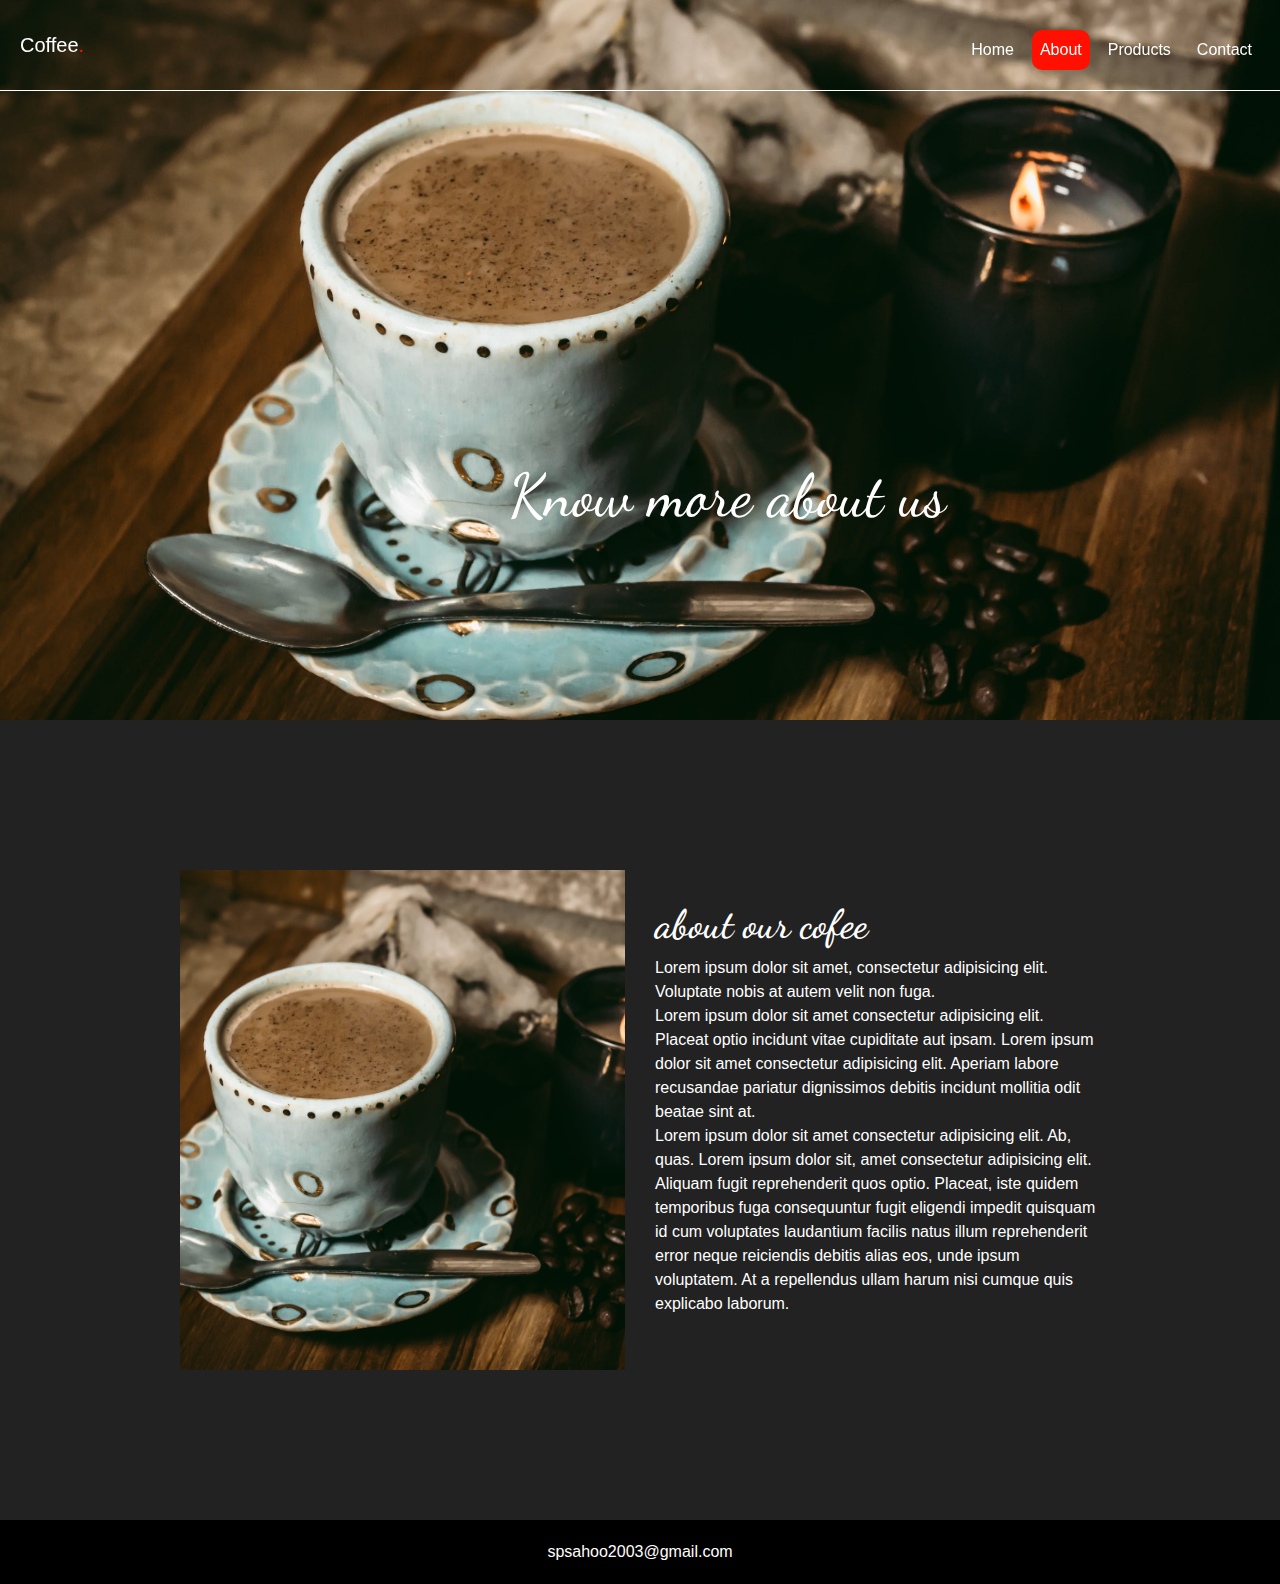
<file: exp10/about.html>
<!DOCTYPE html>
<html lang="en">
<head>
    <meta charset="UTF-8">
    <meta name="viewport" content="width=device-width, initial-scale=1.0">
    
    <!--link for bootstrap-->
    <link rel="stylesheet" href="https://cdn.jsdelivr.net/npm/bootstrap@4.6.2/dist/css/bootstrap.min.css">
    
    <!--Link Style CSS-->
    <link rel="stylesheet" href="style.css">
    <title>About us || coffee</title>
</head>
<body class="aboutPage">
    <!-- Navbar Start-->
    <nav class="navbar navbar-expand fixed-top">
        <a href="index.html" class="navbar-brand">Coffee<span>.</span></a>
        <div>
            <ul class="navbar-nav">
                <li class="nav-item"><a href="index.html"
                class="nav-link ">Home</a></li>
                <li class="nav-item"><a href="#"
                class="nav-link active">About</a></li>
                <li class="nav-item"><a href="product.html"
                class="nav-link">Products</a></li>
                <li class="nav-item"><a href="contact.html"
                class="nav-link">Contact</a></li>
            </ul>
        </div>
    </nav>
    <!-- Navbar end-->

    <!--Home section-->
    <section>
        <div class="AboutHome">
            <div class="AboutHomeParent">
                <div>
                    <img src="assets/secondHeader.jpg" alt="">
                </div>
                <div class="ImgOverlay"></div>
            </div>
            <div class="vidContent">
                <h6>Know more about us</h6>
            </div>
        </div>
    </section>
    <!--Home section End-->
    <!--About Main Section Start-->
    <section>
        <div class="about container">
            <div class="row justify-content-center">
                <div class="col-sm-5">
                    <img src="assets/secondHeader.jpg"
                    class="img-fluid" alt="">
                </div>
                <div class="content col-sm-5">
                    <h6>about our cofee</h6>
                    <p>Lorem ipsum dolor sit amet, consectetur adipisicing elit. Voluptate nobis at autem velit non fuga.
                    <br>Lorem ipsum dolor sit amet consectetur adipisicing elit. Placeat optio incidunt vitae cupiditate aut ipsam.
                    Lorem ipsum dolor sit amet consectetur adipisicing elit. Aperiam labore recusandae pariatur dignissimos debitis incidunt mollitia odit beatae sint at.
                    <br>Lorem ipsum dolor sit amet consectetur adipisicing elit. Ab, quas.
                    Lorem ipsum dolor sit, amet consectetur adipisicing elit. Aliquam fugit reprehenderit quos optio. Placeat, iste quidem temporibus fuga consequuntur fugit eligendi impedit quisquam id cum voluptates laudantium facilis natus illum reprehenderit error neque reiciendis debitis alias eos, unde ipsum voluptatem. At a repellendus ullam harum nisi cumque quis explicabo laborum.
                    </p>
                </div>
            </div>
        </div> 
    </section>
    <!--About Main Section Start-->
    <!--Footer section start-->
    <footer>
        <a href="#">spsahoo2003@gmail.com</a>
    </footer>
    <!--Footer section end-->
    <!--script for bootstrap-->
    <script src="https://cdn.jsdelivr.net/npm/jquery@3.5.1/dist/jquery.slim.min.js" ></script>
    <script src="https://cdn.jsdelivr.net/npm/bootstrap@4.6.2/dist/js/bootstrap.bundle.min.js"></script>

    <!--Custom Script-->
    <script>
        $(document).scroll(function(){
           $(".navbar").toggleClass("scroll",$(this).scrollTop
           () > $(".navbar").height()) 
        })
    </script>
</body>
</html>
</file>
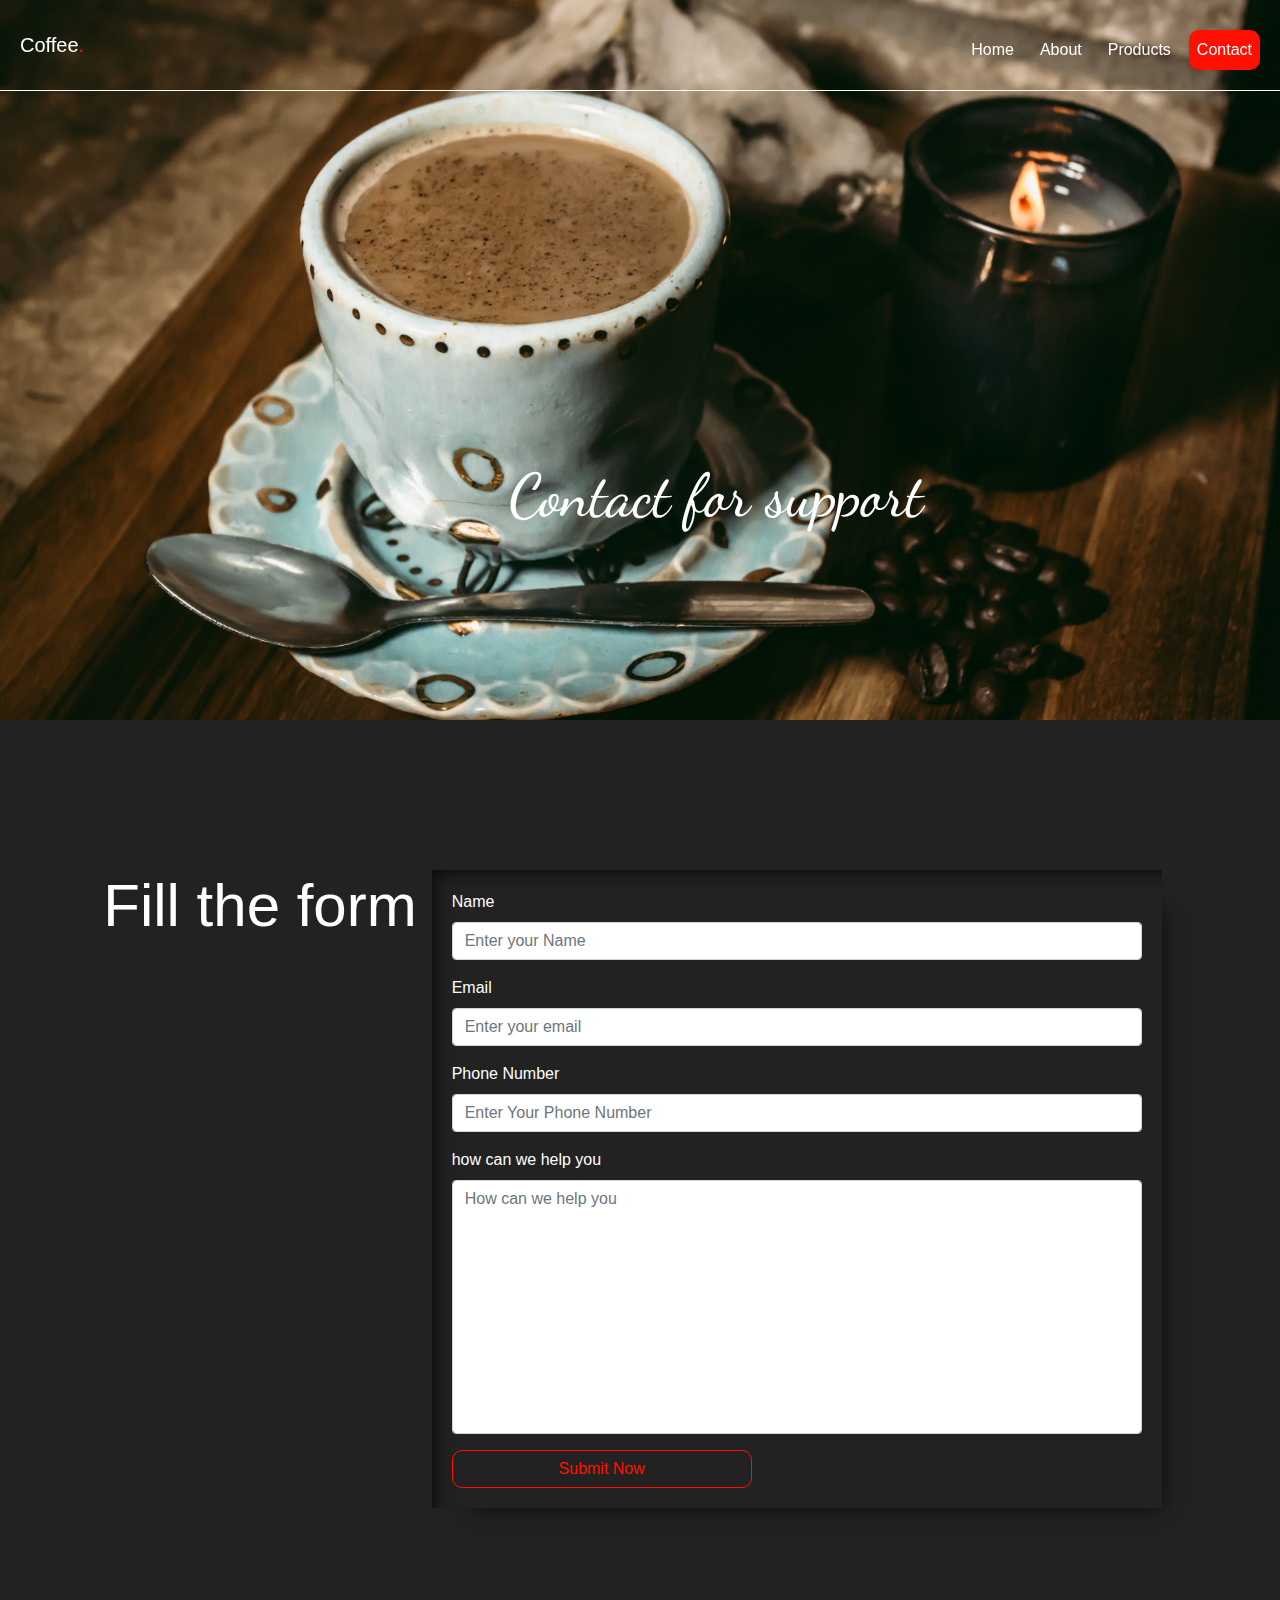
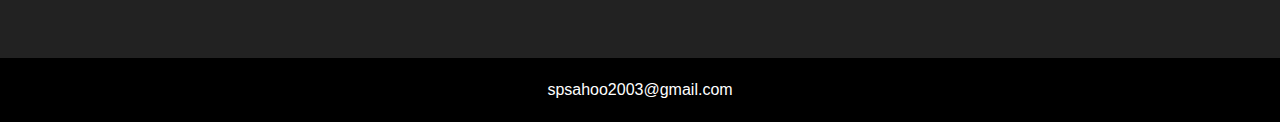
<file: exp10/contact.html>
<!DOCTYPE html>
<html lang="en">
<head>
    <meta charset="UTF-8">
    <meta name="viewport" content="width=device-width, initial-scale=1.0">
    
    <!--link for bootstrap-->
    <link rel="stylesheet" href="https://cdn.jsdelivr.net/npm/bootstrap@4.6.2/dist/css/bootstrap.min.css">
    
    <!--Link Style CSS-->
    <link rel="stylesheet" href="style.css">
    <title>contact|| coffee</title>
</head>
<body class="aboutPage ContactPage">
    <!-- Navbar Start-->
    <nav class="navbar navbar-expand fixed-top">
        <a href="index.html" class="navbar-brand">Coffee<span>.</span></a>
        <div>
            <ul class="navbar-nav">
                <li class="nav-item"><a href="index.html"
                class="nav-link ">Home</a></li>
                <li class="nav-item"><a href="about.html"
                class="nav-link ">About</a></li>
                <li class="nav-item"><a href="product.html"
                class="nav-link">Products</a></li>
                <li class="nav-item"><a href="#"
                class="nav-link active">Contact</a></li>
            </ul>
        </div>
    </nav>
    <!-- Navbar end-->

    <!--Home section-->
    <section>
        <div class="AboutHome">
            <div class="AboutHomeParent">
                <div>
                    <img src="assets/secondHeader.jpg" alt="">
                </div>
                <div class="ImgOverlay"></div>
            </div>
            <div class="vidContent">
                <h6>Contact for support</h6>
            </div>
        </div>
    </section>
    <!--Home section End-->
    <!--Contact from start-->
    <section>
        <div class="contact container">
            <div class="row justify-content-center">
                <h6>Fill the form</h6>
                <div class="col-sm-8">
                    <form action="">
                        <div class="form-group">
                            <label for="">Name</label>
                            <input type="text"
                            placeholder="Enter your Name"
                            class="form-control" required>
                        </div>
                        <div class="form-group">
                            <label for="">Email</label>
                            <input type="text"
                            placeholder="Enter your email"
                            class="form-control" required>
                        </div>
                        <div class="form-group">
                            <label for="">Phone Number</label>
                            <input type="number"
                            placeholder="Enter Your Phone Number"
                            class="form-control" required>
                        </div>
                        <div class="form-group">
                            <label for="">how can we help you</label>
                            <textarea name=""
                            class="form-control"
                            placeholder="How can we help you" 
                            required id=""
                                cols="30" rows="10"></textarea>
                        </div>
                        <button class="btn">Submit Now</button>
                    </form>
                </div>
            </div>
        </div>
    </section>
    <!--Contact  form end-->
      <!--Footer section start-->
      <footer>
        <a href="#">spsahoo2003@gmail.com</a>
    </footer>
    <!--Footer section end-->
    <!--script for bootstrap-->
    <script src="https://cdn.jsdelivr.net/npm/jquery@3.5.1/dist/jquery.slim.min.js" ></script>
    <script src="https://cdn.jsdelivr.net/npm/bootstrap@4.6.2/dist/js/bootstrap.bundle.min.js"></script>

    <!--Custom Script-->
    <script>
        $(document).scroll(function(){
           $(".navbar").toggleClass("scroll",$(this).scrollTop
           () > $(".navbar").height()) 
        })
    </script>
</body>
</html>
</file>
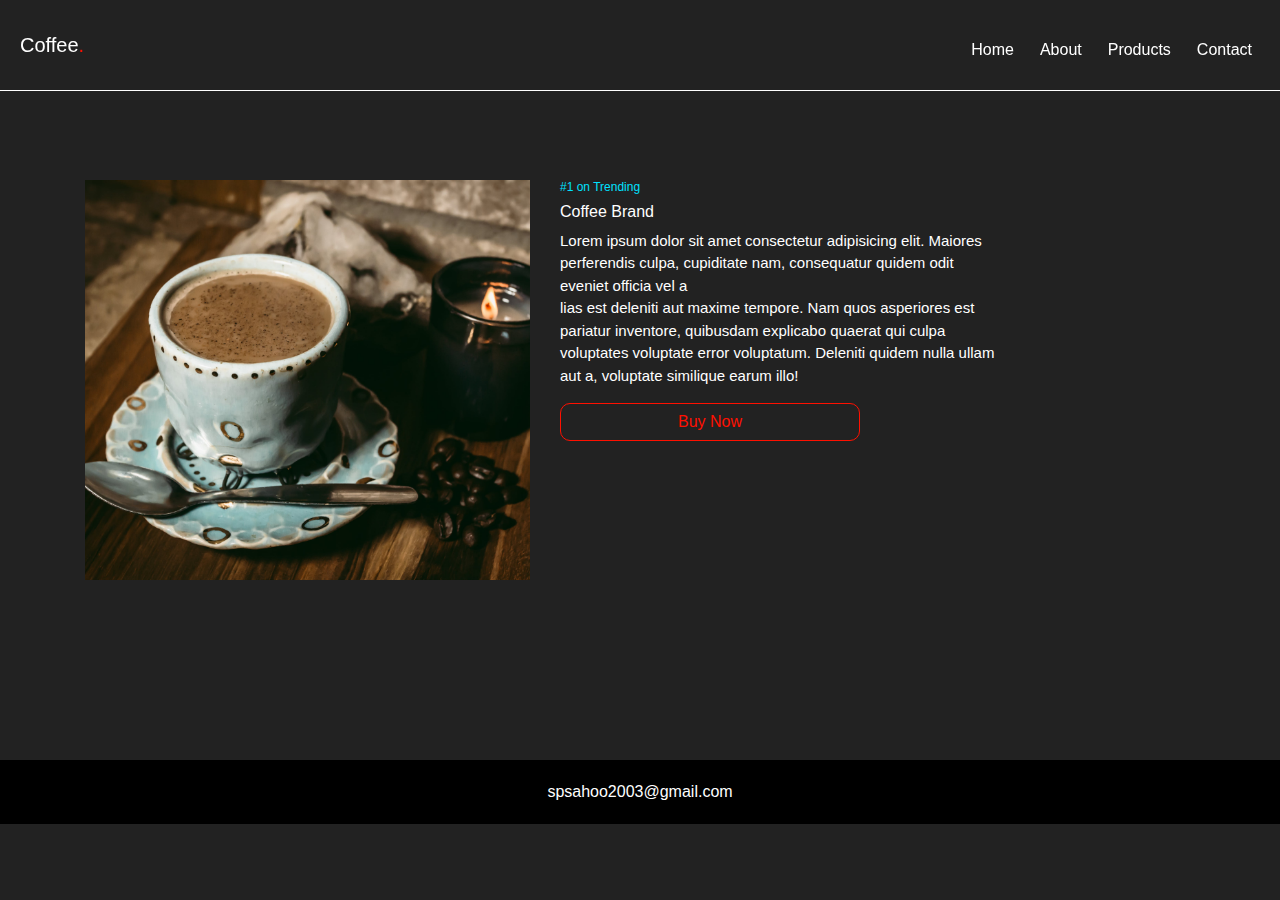
<file: exp10/mainproduct.html>
<!DOCTYPE html>
<html lang="en">
<head>
    <meta charset="UTF-8">
    <meta name="viewport" content="width=device-width, initial-scale=1.0">
    
    <!--link for bootstrap-->
    <link rel="stylesheet" href="https://cdn.jsdelivr.net/npm/bootstrap@4.6.2/dist/css/bootstrap.min.css">
    
    <!--Link Style CSS-->
    <link rel="stylesheet" href="style.css">
    <title>coffee</title>
</head>
<body>
    <!-- Navbar Start-->
    <nav class="navbar navbar-expand dark-bg fixed-top">
        <a href="index.html" class="navbar-brand">Coffee<span>.</span></a>
        <div>
            <ul class="navbar-nav">
                <li class="nav-item"><a href="index.html"
                class="nav-link ">Home</a></li>
                <li class="nav-item"><a href="about.html"
                class="nav-link">About</a></li>
                <li class="nav-item"><a href="product.html"
                class="nav-link">Products</a></li>
                <li class="nav-item"><a href="contact.html"
                class="nav-link">Contact</a></li>
            </ul>
        </div>
    </nav>
    <!-- Navbar end-->
    <!--Buy section start-->
    <section>
        <div class="mainBuyProducts container">
            <div class="row justify-content -center">
                <div class="col-sm-5">
                    <img src="assets/secondHeader.jpg"
                    class="img-fluid" alt="">
                </div>
                <div class="col-sm-5">
                    <div class="boxContent">
                        <h5>#1 on Trending</h5>
                        <h6>Coffee Brand</h6>
                        <p>Lorem ipsum dolor sit amet consectetur adipisicing elit. Maiores perferendis culpa, cupiditate nam, consequatur quidem odit eveniet officia vel a
                            <br>lias est deleniti aut maxime tempore. Nam quos asperiores est pariatur inventore, quibusdam explicabo quaerat qui culpa voluptates voluptate error voluptatum. Deleniti quidem nulla ullam aut a, voluptate similique earum illo!</p>
                        <button class="btn" data-toggle="modal"
                        data-target="#LoginPopup">Buy Now</button>
                    </div>
                </div>
            </div>
        </div>
    </section>
    <!--Buy section end-->
   <!--Footer section start-->
   <footer>
    <a href="#">spsahoo2003@gmail.com</a>
</footer>
<!--Footer section end-->
<!--Popup for login start-->
<div class="modal fade" id="LoginPopup">
    <div class="modal-dialog modal-dialog-centered">
        <div class ="modal-content">
            <div class="modayBody">
              <h6>Login Now</h6> 
              <div class="container">
                <div class="row justify-content-center">
                    <div class="col-sm-11">
                        <form action="">
                            <div class="form-group">
                                <label for="">email
                                </label>
                                <input type="email"
                                placeholder="enter email"
                                class="form-control" required>
                            </div>
                            <div class="form-group">
                                <label for="">Password</label>
                                <input type="password"
                                placeholder="enter password"
                                class="form-control">
                            </div>
                            <button class="btn">Login Now</button>
                        </form>
                    </div>
                </div>
              </div>
            </div>
        </div>
    </div>
</div>
<!--popup for login end-->
<!--script for bootstrap-->
<script src="https://cdn.jsdelivr.net/npm/jquery@3.5.1/dist/jquery.slim.min.js" ></script>
<script src="https://cdn.jsdelivr.net/npm/bootstrap@4.6.2/dist/js/bootstrap.bundle.min.js"></script>
</body>
</html>
</file>
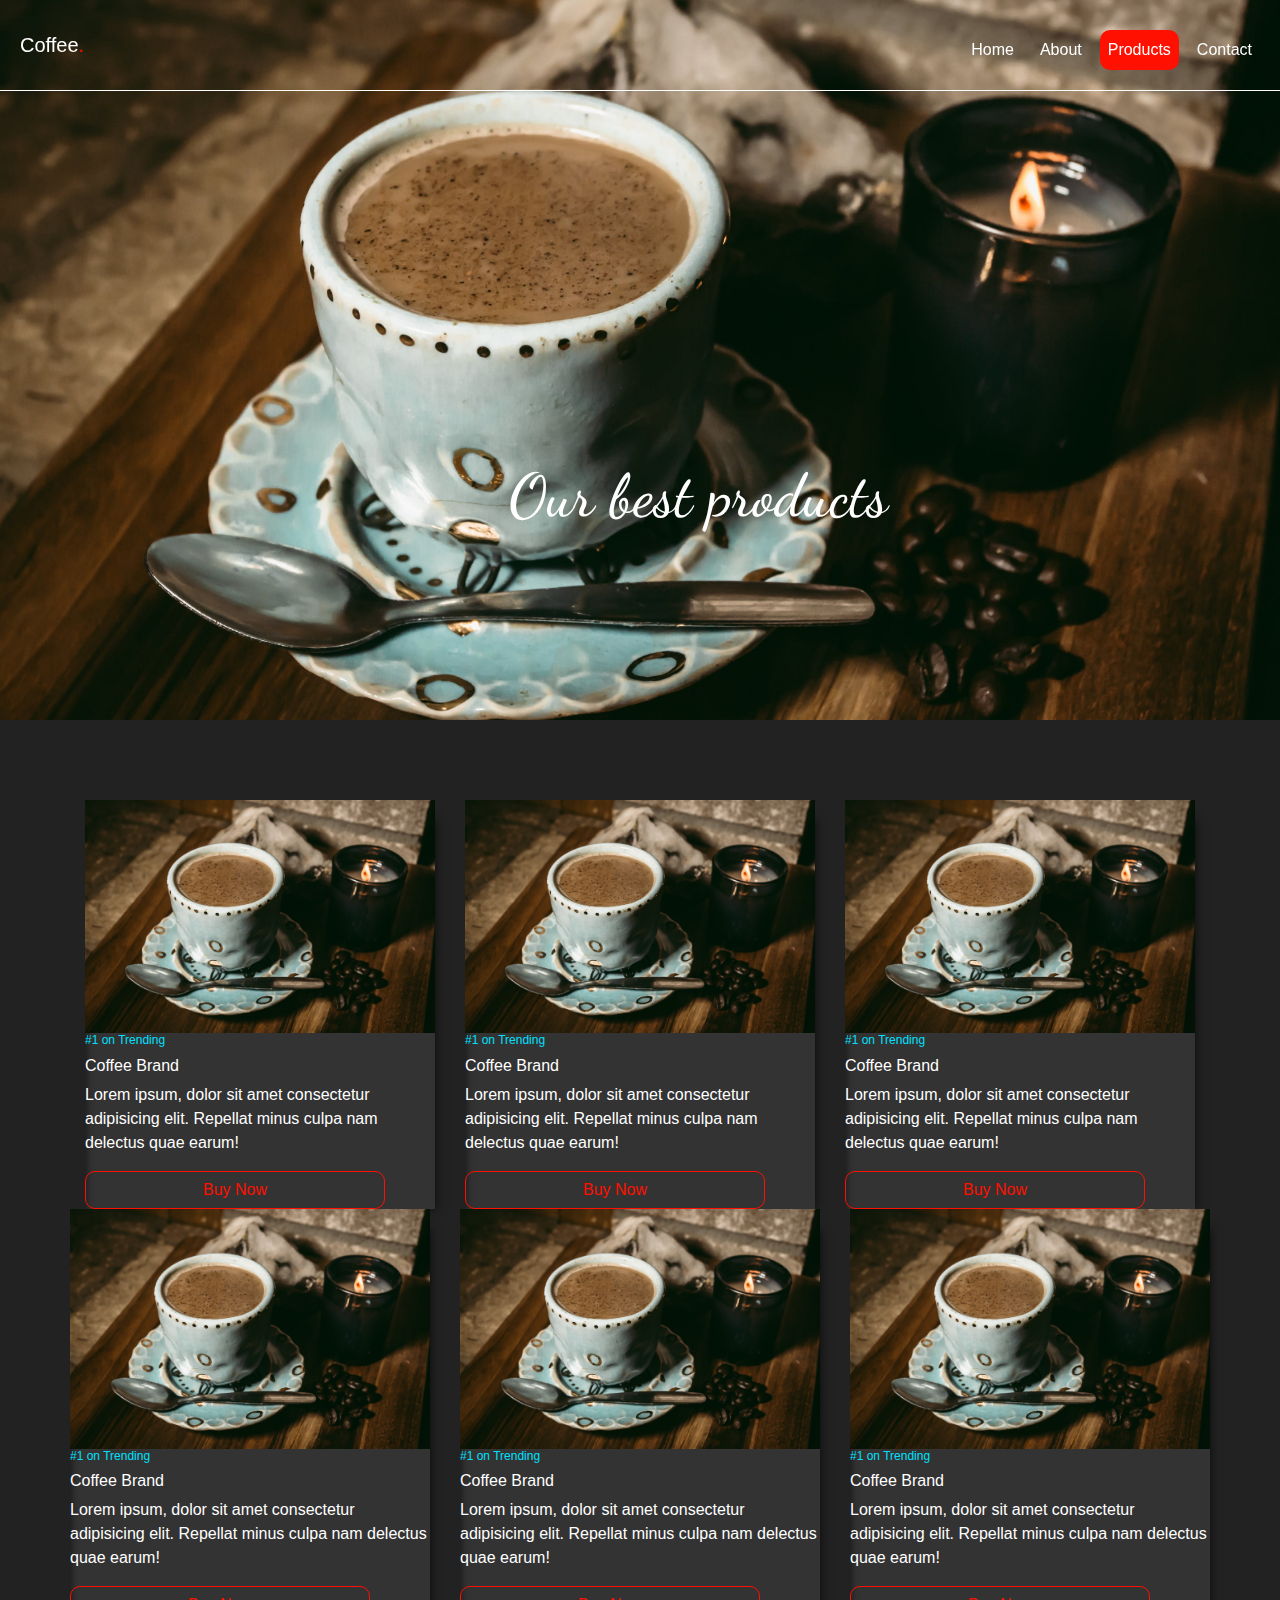
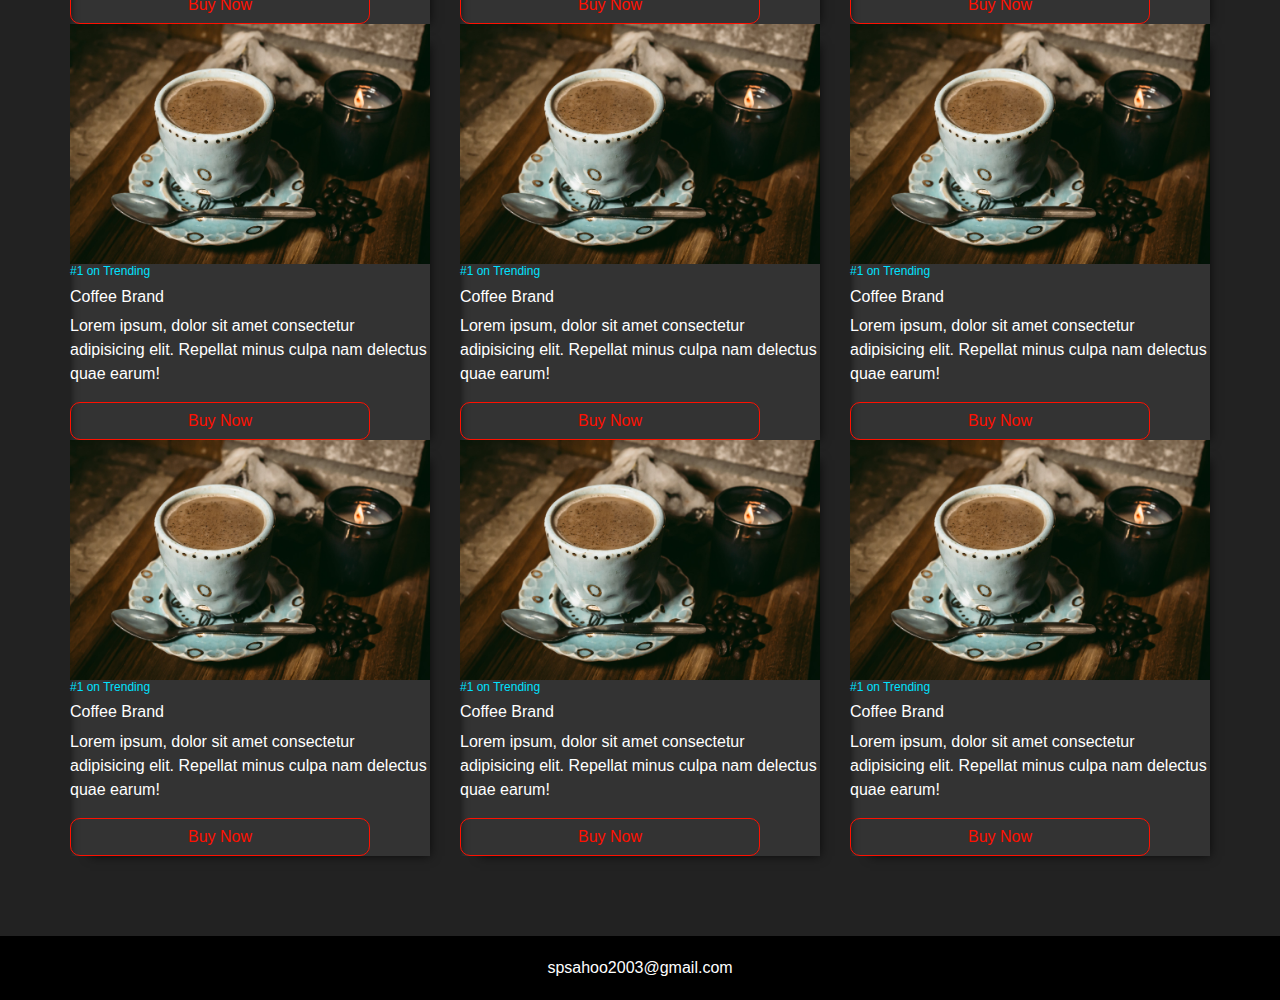
<file: exp10/product.html>
<!DOCTYPE html>
<html lang="en">
<head>
    <meta charset="UTF-8">
    <meta name="viewport" content="width=device-width, initial-scale=1.0">
    
    <!--link for bootstrap-->
    <link rel="stylesheet" href="https://cdn.jsdelivr.net/npm/bootstrap@4.6.2/dist/css/bootstrap.min.css">
    
    <!--Link Style CSS-->
    <link rel="stylesheet" href="style.css">
    <title>products || coffee</title>
</head>
<body class="aboutPage">
    <!-- Navbar Start-->
    <nav class="navbar navbar-expand fixed-top">
        <a href="index.html" class="navbar-brand">Coffee<span>.</span></a>
        <div>
            <ul class="navbar-nav">
                <li class="nav-item"><a href="index.html"
                class="nav-link ">Home</a></li>
                <li class="nav-item"><a href="about.html"
                class="nav-link ">About</a></li>
                <li class="nav-item"><a href="#"
                class="nav-link active">Products</a></li>
                <li class="nav-item"><a href="contact.html"
                class="nav-link">Contact</a></li>
            </ul>
        </div>
    </nav>
    <!-- Navbar end-->

    <!--Home section-->
    <section>
        <div class="AboutHome">
            <div class="AboutHomeParent">
                <div>
                    <img src="assets/secondHeader.jpg" alt="">
                </div>
                <div class="ImgOverlay"></div>
            </div>
            <div class="vidContent">
                <h6>Our best products</h6>
            </div>
        </div>
    </section>
    <!--Home section End-->
    <!--products section start-->
    <section>
        <div class="productsPagemain products container">
            <div class="row">
                <div class="col-sm-4">
                    <div class="box">
                        <img src="assets/secondHeader.jpg"
                        class="img-fluid"alt="">
                        <div class="boxContent">
                            <h5>#1 on Trending</h5>
                            <h6>Coffee Brand</h6>
                            <p>Lorem ipsum, dolor sit amet 
                            consectetur adipisicing elit.
                            Repellat minus culpa nam delectus quae
                            earum!</p>
                            <a href="mainproduct.html" class="btn">Buy Now</a>
                        </div>
                    </div>
                </div>

                <div class="col-sm-4">
                    <div class="box">
                        <img src="assets/secondHeader.jpg"
                        class="img-fluid"alt="">
                        <div class="boxContent">
                            <h5>#1 on Trending</h5>
                            <h6>Coffee Brand</h6>
                            <p>Lorem ipsum, dolor sit amet 
                            consectetur adipisicing elit.
                            Repellat minus culpa nam delectus quae
                            earum!</p>
                            <a href="mainproduct.html" class="btn">Buy Now</a>
                        </div>
                    </div>
                </div>

                <div class="col-sm-4">
                    <div class="box">
                        <img src="assets/secondHeader.jpg"
                        class="img-fluid"alt="">
                        <div class="boxContent">
                            <h5>#1 on Trending</h5>
                            <h6>Coffee Brand</h6>
                            <p>Lorem ipsum, dolor sit amet 
                            consectetur adipisicing elit.
                            Repellat minus culpa nam delectus quae
                            earum!</p>
                            <a href="mainproduct.html" class="btn">Buy Now</a>
                        </div>
                    </div>
                </div>

                <!--2nd row-->
            <div class="second row">
                <div class="col-sm-4">
                    <div class="box">
                        <img src="assets/secondHeader.jpg"
                        class="img-fluid"alt="">
                        <div class="boxContent">
                            <h5>#1 on Trending</h5>
                            <h6>Coffee Brand</h6>
                            <p>Lorem ipsum, dolor sit amet 
                            consectetur adipisicing elit.
                            Repellat minus culpa nam delectus quae
                            earum!</p>
                            <a href="mainproduct.html" class="btn">Buy Now</a>
                        </div>
                    </div>
                </div>

                <div class="col-sm-4">
                    <div class="box">
                        <img src="assets/secondHeader.jpg"
                        class="img-fluid"alt="">
                        <div class="boxContent">
                            <h5>#1 on Trending</h5>
                            <h6>Coffee Brand</h6>
                            <p>Lorem ipsum, dolor sit amet 
                            consectetur adipisicing elit.
                            Repellat minus culpa nam delectus quae
                            earum!</p>
                            <a href="mainproduct.html" class="btn">Buy Now</a>
                        </div>
                    </div>
                </div>
                <div class="col-sm-4">
                    <div class="box">
                        <img src="assets/secondHeader.jpg"
                        class="img-fluid"alt="">
                        <div class="boxContent">
                            <h5>#1 on Trending</h5>
                            <h6>Coffee Brand</h6>
                            <p>Lorem ipsum, dolor sit amet 
                            consectetur adipisicing elit.
                            Repellat minus culpa nam delectus quae
                            earum!</p>
                            <a href="mainproduct.html" class="btn">Buy Now</a>
                        </div>
                    </div>
                </div>
            </div>
                <!--3rd row-->
            <div class="second row">
                            <div class="col-sm-4">
                                <div class="box">
                                    <img src="assets/secondHeader.jpg"
                                    class="img-fluid"alt="">
                                    <div class="boxContent">
                                        <h5>#1 on Trending</h5>
                                        <h6>Coffee Brand</h6>
                                        <p>Lorem ipsum, dolor sit amet 
                                        consectetur adipisicing elit.
                                        Repellat minus culpa nam delectus quae
                                        earum!</p>
                                        <a href="mainproduct.html" class="btn">Buy Now</a>
                                    </div>
                                </div>
                            </div>
            
                            <div class="col-sm-4">
                                <div class="box">
                                    <img src="assets/secondHeader.jpg"
                                    class="img-fluid"alt="">
                                    <div class="boxContent">
                                        <h5>#1 on Trending</h5>
                                        <h6>Coffee Brand</h6>
                                        <p>Lorem ipsum, dolor sit amet 
                                        consectetur adipisicing elit.
                                        Repellat minus culpa nam delectus quae
                                        earum!</p>
                                        <a href="mainproduct.html" class="btn">Buy Now</a>
                                    </div>
                                </div>
                            </div>
                            <div class="col-sm-4">
                                <div class="box">
                                    <img src="assets/secondHeader.jpg"
                                    class="img-fluid"alt="">
                                    <div class="boxContent">
                                        <h5>#1 on Trending</h5>
                                        <h6>Coffee Brand</h6>
                                        <p>Lorem ipsum, dolor sit amet 
                                        consectetur adipisicing elit.
                                        Repellat minus culpa nam delectus quae
                                        earum!</p>
                                        <a href="mainproduct.html" class="btn">Buy Now</a>
                                    </div>
                                </div>
                            </div>
            </div>
                 <!--4th row-->
            <div class="second row">
                    <div class="col-sm-4">
                        <div class="box">
                            <img src="assets/secondHeader.jpg"
                            class="img-fluid"alt="">
                            <div class="boxContent">
                                <h5>#1 on Trending</h5>
                                <h6>Coffee Brand</h6>
                                <p>Lorem ipsum, dolor sit amet 
                                consectetur adipisicing elit.
                                Repellat minus culpa nam delectus quae
                                earum!</p>
                                <a href="mainproduct.html" class="btn">Buy Now</a>
                            </div>
                        </div>
                    </div>
    
                    <div class="col-sm-4">
                        <div class="box">
                            <img src="assets/secondHeader.jpg"
                            class="img-fluid"alt="">
                            <div class="boxContent">
                                <h5>#1 on Trending</h5>
                                <h6>Coffee Brand</h6>
                                <p>Lorem ipsum, dolor sit amet 
                                consectetur adipisicing elit.
                                Repellat minus culpa nam delectus quae
                                earum!</p>
                                <a href="mainproduct.html" class="btn">Buy Now</a>
                            </div>
                        </div>
                    </div>
                    <div class="col-sm-4">
                        <div class="box">
                            <img src="assets/secondHeader.jpg"
                            class="img-fluid"alt="">
                            <div class="boxContent">
                                <h5>#1 on Trending</h5>
                                <h6>Coffee Brand</h6>
                                <p>Lorem ipsum, dolor sit amet 
                                consectetur adipisicing elit.
                                Repellat minus culpa nam delectus quae
                                earum!</p>
                                <a href="mainproduct.html" class="btn">Buy Now</a>
                            </div>
                        </div>
                    </div>
           </div>
        </div>
    </section>
    <!--product section end-->
    <!--Footer section start-->
    <footer>
        <a href="#">spsahoo2003@gmail.com</a>
    </footer>
    <!--Footer section end-->
    <!--script for bootstrap-->
    <script src="https://cdn.jsdelivr.net/npm/jquery@3.5.1/dist/jquery.slim.min.js" ></script>
    <script src="https://cdn.jsdelivr.net/npm/bootstrap@4.6.2/dist/js/bootstrap.bundle.min.js"></script>

    <!--Custom Script-->
    <script>
        $(document).scroll(function(){
           $(".navbar").toggleClass("scroll",$(this).scrollTop
           () > $(".navbar").height()) 
        })
    </script>
</body>
</html>
</file>
<file: exp10/style.css>
@import url('https://fonts.googleapis.com/css2?family=Dancing+Script&family=Poppins:ital,wght@0,100;0,200;0,300;0,400;0,500;0,600;0,700;0,800;0,900;1,100;1,200;1,300;1,400;1,500;1,600;1,700;1,800;1,900&display=swap');
@import url('https://fonts.googleapis.com/css2?family=Poppins:ital,wght@0,100;0,200;0,300;0,400;0,500;0,600;0,700;0,800;0,900;1,100;1,200;1,300;1,400;1,500;1,600;1,700;1,800;1,900&display=swap');
/* Global Variable */
:root{
    --main: #ff1000;
}
::-webkit-scrollbar{
    width: 10px;
}
::-webkit-scrollbar-thumb{
    background-color: var(--main);
}
*::selection{
    background:var(--main);
    color: #000;
}
.btn{
    width: 300px;
    border: 1px solid var(--main);
    color: var(--main) !important;
    border-radius: 10px;
    transition:0.2s liner;
}
.btn:hover{
    background: var(--main);
    color:#fff !important;
    letter-spacing: 2px;
}
body{
    background: #222;
    color: #fff
}
*{
    font-family: "Arial",serif;
    border: none;
    outline: none;
    text-decoration: none;
    transition: 0.5s linear;
}
/*Navbar Starts*/
.navbar{
    padding:20px;
    display: flex;
    justify-content: space-between;
    border-bottom: 1px solid #fff;
}
.navbar.scroll{
    background:#000;
    padding:5px;
}
.navbar-brand{
    font-weight:600px;
    font-size: 600;
    color:#fff;
}
.navbar-brand span{
    color:var(--main)
}
.navbar-nav{
    padding:20px auto;
    margin-top: 10px;
}
.nav-link{
    color:#fff !important;
    margin-left: 10px;
    border-radius: 10px;
}
.nav-link:hover,
.nav-link.active{
    background:var(--main);
}
/*Navbar Ends*/

/* Home section */
.Home video{
    height: 100vh;
    width: 100%;
    object-fit: cover;
}
.VidOverlay, .SecondHeaderOverlay{
    position: absolute;
    top: 0;
    left: 0;
    right: 0;
    height: 100%;
    width: 100%;
    background: #000;
    opacity: 0.1;
}
.vidContent{
   
    position: absolute;
    top: 50%;
    left: 39%;
    transform: translation(-50%,-50%);
    background:none;
    padding: 10px;
    text-align: center;
}
.vidContent h6{
    font-size: 60px;
    font-family:  'poppins',sans-serif;
    font-family: 'Dancing Script', cursive;
}
/* Home sectio End*/

/*Start Cofee Start Fresh */
.startFresh{
    margin: 150px auto;
    position:relative;
}
.startFresh .animation{
    position: absolute;
    animation: MoveLeftRight 4s infinite;
}
.startFresh h6{
    font-size: 70px;
    margin-top: 40px;
    font-family:  'poppins',sans-serif;
    font-family: 'Dancing Script', cursive;

}
@keyframes MoveRight{
    0%{
        right: 0;
    }
    25%{
        right: 10%;
    }
    50%{
        right: 20%;
    }
    100%{
        right: 0;
    }
}
/* Start Cofee Start fresh*/
/* Second Header Start*/
.secondHeader{
    position: relative;
    margin-bottom: 150px;
}
.secondHeader img{
    width: 100%;
    height: 75vh;
    object-fit: cover;
}
.SecondHeaderOverlay , .AboutHome.Imgoverlay{
    opacity:0.6;
}
.SecondHeaderContent{
    position: absolute;
    top: 50%;
    left: 50%;
    transform: translate(-50%, -50%);
    color: #fff;
    text-align: center;
}
.SecondHeaderContent h6{
    font-size: 60px;
    font-family:  'poppins',sans-serif;
    font-family: 'Dancing Script', cursive;
}
/*Second Header End */
/*product section strt*/
.Products{
    margin-bottom: 150px
}
.products .box{
    background: #333;
    box-shadow: 10px 10px 10px -10px rgba(0,0,0,0.7),
    inset 10px 10px 10px -10px rgba(0,0,0,0.7);
}
.products .boxContent h5{
    color: #00e1ff;
    font-size: 12px;
}
.products.boxContent h6{
    font-size: 30px;
}
.products.boxContent p{
    font-size: 12px;
}
.products .secondRow{
   margin-top: 50px; 
}
/*product section end*/
/*footer*/
footer{
background: #000;
text-align: center;
padding:20px;
}
footer a{
    color:#fff!important;
    text-decoration: none !important;
}
/*footer*/

/*===================================================
ABOUT PAGE START
===================================================*/
.aboutPage.AboutHome{
    position:relative;
}
.aboutPage .AboutHome img{
    height: 80vh;
    width: 100%;
    object-fit: cover;
}
.aboutPage .ImgOverlay{
    opacity: 0.5;
}
/*About Main Section Start*/
.aboutPage .about{
    margin:150px auto;
}
.aboutPage .about img{
    height: 500px;
    width: 100%;
    object-fit: cover;
}
.aboutPage .about .content{
    margin-top: 30px;
}
.aboutPage .about .content h6{
    font-size: 40px;
    font-weight: 600;
    font-family:  'poppins',sans-serif;
    font-family: 'Dancing Script', cursive;
}

/*About Main Section End*/
/*===================================================
ABOUT PAGE END
===================================================*/

/*===================================================
PRODUCT PAGE START
===================================================*/
.productsPagemain{
    margin: 80px auto;
}
/*===================================================
PRODUCT PAGE END
===================================================*/

/*===================================================
CONTACT PAGE START
===================================================*/
.ContactPage .contact{
    margin: 150px auto;
}
.ContactPage .contact  h6{
    text-align: center;
    font-size: 60px;
}
.ContactPage .contact form{
    box-shadow: 20px 20px 20px -20px rgba(0,0,0,0.7),
    inset 20px 20px 20px -20px rgba(0,0,0,0.9);
    padding: 20px;
}
.ContactPage .contact textarea {
    resize: none;
}
/*===================================================
CONTACT PAGE END
===================================================*/

/*======================= ============================
MAIN PRODUCT PAGE START
===================================================*/
.mainBuyProducts{
    margin: 180px auto;
} 
.mainBuyProducts img{
    height: 400px;
    width: 100%;
    object-fit: cover;
}
.mainBuyProducts .col -sm-5 .boxContent{
    padding: 20px;
}
.mainBuyProducts .boxContent h5{
    color: #00e1ff;
    font-size: 12px;
}
.mainByProducts .boxContent h6{
    font-size: 30px;
}
.mainBuyProducts .boxContent p{
    font-size: 15px;
}
/* Login popup start*/
.modayBody{
    background:#222
}
.modayBody h6{
    font-size: 15px;
    font-weight: 600;
    text-align: center;
    margin: 10px auto;
}
.modayBody input{
    background: none !important;
    border-radius: 10px;
}
.modayBody input::placeholder{
    color:#fff;
}
.modayBody .btn{
    margin-bottom: 1;
}
/*login Popup end*/
/*===================================================
MAIN PRODUCT PAGE END
===================================================*/
</file>
